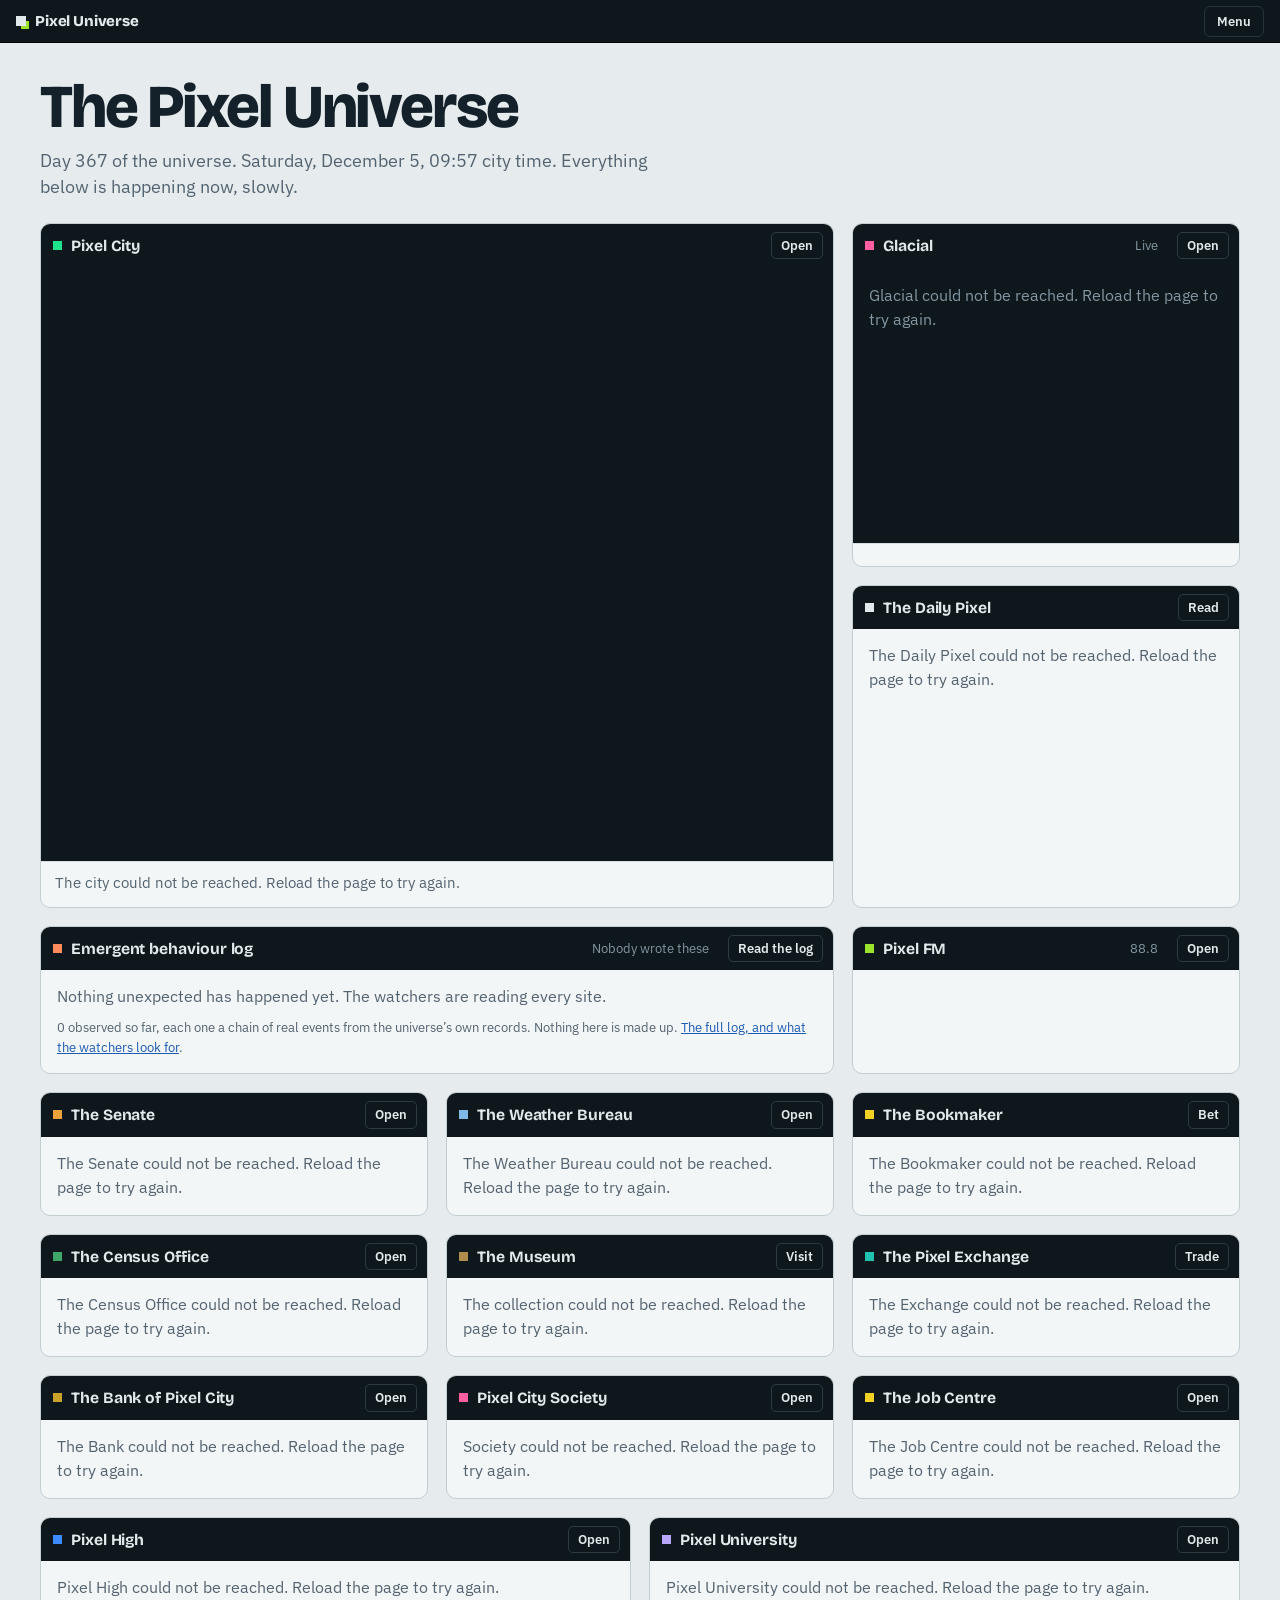
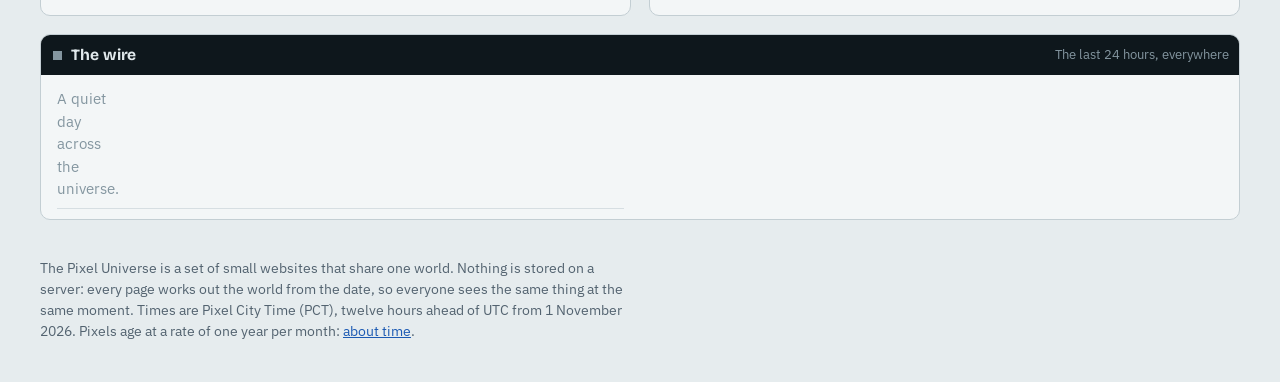
<file: index.html>
<!doctype html>
<html lang="en">
<head>
<meta charset="utf-8">
<meta name="viewport" content="width=device-width, initial-scale=1, viewport-fit=cover">
<title>The Pixel Universe</title>
<meta name="description" content="Everything happening in the Pixel Universe, right now: the race, the city, the Senate, the weather, the news and the radio.">
<meta name="theme-color" content="#0E171C">
<link rel="icon" href="data:image/svg+xml,%3Csvg xmlns=%22http://www.w3.org/2000/svg%22 viewBox=%220 0 9 9%22 shape-rendering=%22crispEdges%22%3E%3Cpath fill=%22%230E171C%22 d=%22M0 0h9v9H0z%22/%3E%3Cpath fill=%22%23E1E9EC%22 d=%22M2 2h4v4H2z%22/%3E%3Cpath fill=%22%239BE22D%22 d=%22M5 5h2v2H5z%22/%3E%3C/svg%3E">
<link rel="preconnect" href="https://fonts.googleapis.com">
<link rel="preconnect" href="https://fonts.gstatic.com" crossorigin>
<link href="https://fonts.googleapis.com/css2?family=Bricolage+Grotesque:opsz,wght@12..96,500;12..96,700;12..96,800&family=IBM+Plex+Sans:ital,wght@0,400;0,500;0,600;1,400&display=swap" rel="stylesheet">
<link rel="stylesheet" href="hub.css">
</head>
<body>
<script src="nav.js" data-site="universe"></script>

<header class="wrap intro">
  <h1>The Pixel Universe</h1>
  <p class="lede" id="lede">A small world that runs by itself, slowly. Everything below is happening now.</p>
</header>

<main class="wrap desk" id="main">
  <section class="win w-city" data-href="https://dvexperiments.github.io/City/" style="--c:#1FE38C" aria-labelledby="t-city">
    <header class="bar"><i aria-hidden="true"></i><h2 id="t-city">Pixel City</h2><span class="live" id="city-live"></span><a class="open" href="https://dvexperiments.github.io/City/">Open</a></header>
    <div class="screen city-screen"><canvas id="city-view" role="img" aria-label="A live view of Pixel City"></canvas><canvas id="city-map" width="160" height="120" hidden aria-hidden="true"></canvas><span class="shield" aria-hidden="true"></span></div>
    <p class="cap" id="city-cap">Lighting the city…</p>
  </section>

  <section class="win w-glacial" data-href="https://dvexperiments.github.io/Glacial/" style="--c:#FF5FA2" aria-labelledby="t-glacial">
    <header class="bar"><i aria-hidden="true"></i><h2 id="t-glacial">Glacial</h2><span class="live">Live</span><a class="open" href="https://dvexperiments.github.io/Glacial/">Open</a></header>
    <div class="screen race" id="race"><p class="dim">Replaying every race so far…</p></div>
    <p class="cap" id="race-cap"></p>
  </section>

  <section class="win w-news" data-href="https://dvexperiments.github.io/DailyPixel/" style="--c:#E1E9EC" aria-labelledby="t-news">
    <header class="bar"><i aria-hidden="true"></i><h2 id="t-news">The Daily Pixel</h2><span class="live" id="news-no"></span><a class="open" href="https://dvexperiments.github.io/DailyPixel/">Read</a></header>
    <div class="body" id="news"><p class="dim">The presses are running…</p></div>
  </section>

  <section class="win w-emerge" data-href="emergence.html" style="--c:#FF8A5C" aria-labelledby="t-emerge">
    <header class="bar"><i aria-hidden="true"></i><h2 id="t-emerge">Emergent behaviour log</h2><span class="live">Nobody wrote these</span><a class="open" href="emergence.html">Read the log</a></header>
    <div class="body" id="emerge"><p class="dim">Reading the record…</p></div>
  </section>

  <section class="win w-radio" style="--c:#9BE22D" aria-labelledby="t-radio">
    <header class="bar"><i aria-hidden="true"></i><h2 id="t-radio">Pixel FM</h2><span class="live">88.8</span><a class="open" href="https://dvexperiments.github.io/PixelFM/">Open</a></header>
    <div id="pfm-dock"></div>
  </section>

  <section class="win w-senate" data-href="https://dvexperiments.github.io/Senate/" style="--c:#E8A33D" aria-labelledby="t-senate">
    <header class="bar"><i aria-hidden="true"></i><h2 id="t-senate">The Senate</h2><span class="live" id="senate-live"></span><a class="open" href="https://dvexperiments.github.io/Senate/">Open</a></header>
    <div class="body" id="senate"></div>
  </section>

  <section class="win w-weather" data-href="https://dvexperiments.github.io/Weather/" style="--c:#7FB8E8" aria-labelledby="t-weather">
    <header class="bar"><i aria-hidden="true"></i><h2 id="t-weather">The Weather Bureau</h2><a class="open" href="https://dvexperiments.github.io/Weather/">Open</a></header>
    <div class="body" id="weather"></div>
  </section>

  <section class="win w-book" data-href="https://dvexperiments.github.io/Bookmaker/" style="--c:#F2D024" aria-labelledby="t-book">
    <header class="bar"><i aria-hidden="true"></i><h2 id="t-book">The Bookmaker</h2><span class="live" id="book-live"></span><a class="open" href="https://dvexperiments.github.io/Bookmaker/">Bet</a></header>
    <div class="body" id="book"></div>
  </section>

  <section class="win w-census" data-href="https://dvexperiments.github.io/City/census.html" style="--c:#3FA66A" aria-labelledby="t-census">
    <header class="bar"><i aria-hidden="true"></i><h2 id="t-census">The Census Office</h2><a class="open" href="https://dvexperiments.github.io/City/census.html">Open</a></header>
    <div class="body" id="census"></div>
  </section>

  <section class="win w-museum" data-href="https://dvexperiments.github.io/Museum/" style="--c:#B08D4C" aria-labelledby="t-museum">
    <header class="bar"><i aria-hidden="true"></i><h2 id="t-museum">The Museum</h2><a class="open" href="https://dvexperiments.github.io/Museum/">Visit</a></header>
    <div class="body" id="museum"></div>
  </section>

  <section class="win w-exchange" data-href="https://dvexperiments.github.io/Exchange/" style="--c:#20C3AF" aria-labelledby="t-exchange">
    <header class="bar"><i aria-hidden="true"></i><h2 id="t-exchange">The Pixel Exchange</h2><a class="open" href="https://dvexperiments.github.io/Exchange/">Trade</a></header>
    <div class="body" id="exchange"></div>
  </section>

  <section class="win w-bank" data-href="https://dvexperiments.github.io/Bank/" style="--c:#C9A227" aria-labelledby="t-bank">
    <header class="bar"><i aria-hidden="true"></i><h2 id="t-bank">The Bank of Pixel City</h2><a class="open" href="https://dvexperiments.github.io/Bank/">Open</a></header>
    <div class="body" id="bank"></div>
  </section>

  <section class="win w-society" data-href="https://dvexperiments.github.io/City/society.html" style="--c:#FF5FA2" aria-labelledby="t-society">
    <header class="bar"><i aria-hidden="true"></i><h2 id="t-society">Pixel City Society</h2><a class="open" href="https://dvexperiments.github.io/City/society.html">Open</a></header>
    <div class="body" id="society"></div>
  </section>

  <section class="win w-jobs" data-href="https://dvexperiments.github.io/JobCentre/" style="--c:#F2D024" aria-labelledby="t-jobs">
    <header class="bar"><i aria-hidden="true"></i><h2 id="t-jobs">The Job Centre</h2><a class="open" href="https://dvexperiments.github.io/JobCentre/">Open</a></header>
    <div class="body" id="jobs"></div>
  </section>

  <section class="win w-school" data-href="https://dvexperiments.github.io/PixelHigh/" style="--c:#3D8BFF" aria-labelledby="t-school">
    <header class="bar"><i aria-hidden="true"></i><h2 id="t-school">Pixel High</h2><a class="open" href="https://dvexperiments.github.io/PixelHigh/">Open</a></header>
    <div class="body" id="school"></div>
  </section>

  <section class="win w-uni" data-href="https://dvexperiments.github.io/University/" style="--c:#B9A6FF" aria-labelledby="t-uni">
    <header class="bar"><i aria-hidden="true"></i><h2 id="t-uni">Pixel University</h2><a class="open" href="https://dvexperiments.github.io/University/">Open</a></header>
    <div class="body" id="uni"></div>
  </section>

  <section class="win w-wire" id="wire" style="--c:#8496A0" aria-labelledby="t-wire">
    <header class="bar"><i aria-hidden="true"></i><h2 id="t-wire">The wire</h2><span class="live">The last 24 hours, everywhere</span></header>
    <ol class="wire" id="wire-list"><li class="dim">Gathering reports…</li></ol>
  </section>
</main>

<footer class="wrap foot">
  <p>The Pixel Universe is a set of small websites that share one world. Nothing is stored on a server: every page works out the world from the date, so everyone sees the same thing at the same moment. Times are Pixel City Time (PCT), twelve hours ahead of UTC from 1 November 2026. Pixels age at a rate of one year per month: <a href="https://dvexperiments.github.io/City/#/time">about time</a>.</p>
</footer>

<!-- the universe, upstream first. Each window copes if its site cannot be reached. -->
<script>window.PixelUniverseOptions = Object.assign(window.PixelUniverseOptions || {}, { senateSkipGlacial: true });</script>
<script src="shared.js"></script>
<script src="https://dvexperiments.github.io/Glacial/js/pixels.js"></script>
<script src="https://dvexperiments.github.io/Glacial/js/sim.js"></script>
<script src="https://dvexperiments.github.io/Glacial/js/league.js"></script>
<script src="https://dvexperiments.github.io/Weather/universe.js"></script>
<script src="https://dvexperiments.github.io/Senate/universe.js"></script>
<script src="https://dvexperiments.github.io/City/universe.js"></script>
<script src="https://dvexperiments.github.io/City/look.js"></script>
<script src="https://dvexperiments.github.io/City/map.js"></script>
<script src="https://dvexperiments.github.io/City/census.js"></script>
<script src="https://dvexperiments.github.io/Exchange/universe.js"></script>
<script src="https://dvexperiments.github.io/City/society.js"></script>
<script src="https://dvexperiments.github.io/City/life.js"></script>
<script src="https://dvexperiments.github.io/PixelHigh/universe.js"></script>
<script src="https://dvexperiments.github.io/Bookmaker/universe.js"></script>
<script src="https://dvexperiments.github.io/DailyPixel/universe.js"></script>
<script src="https://dvexperiments.github.io/PixelFM/universe.js"></script>
<script src="https://dvexperiments.github.io/PixelFM/js/audio.js"></script>
<script src="https://dvexperiments.github.io/PixelFM/js/voice.js"></script>
<script src="https://dvexperiments.github.io/PixelFM/js/widget.js"></script>
<script src="emergence.js"></script>
<script src="hub.js"></script>
</body>
</html>
</file>
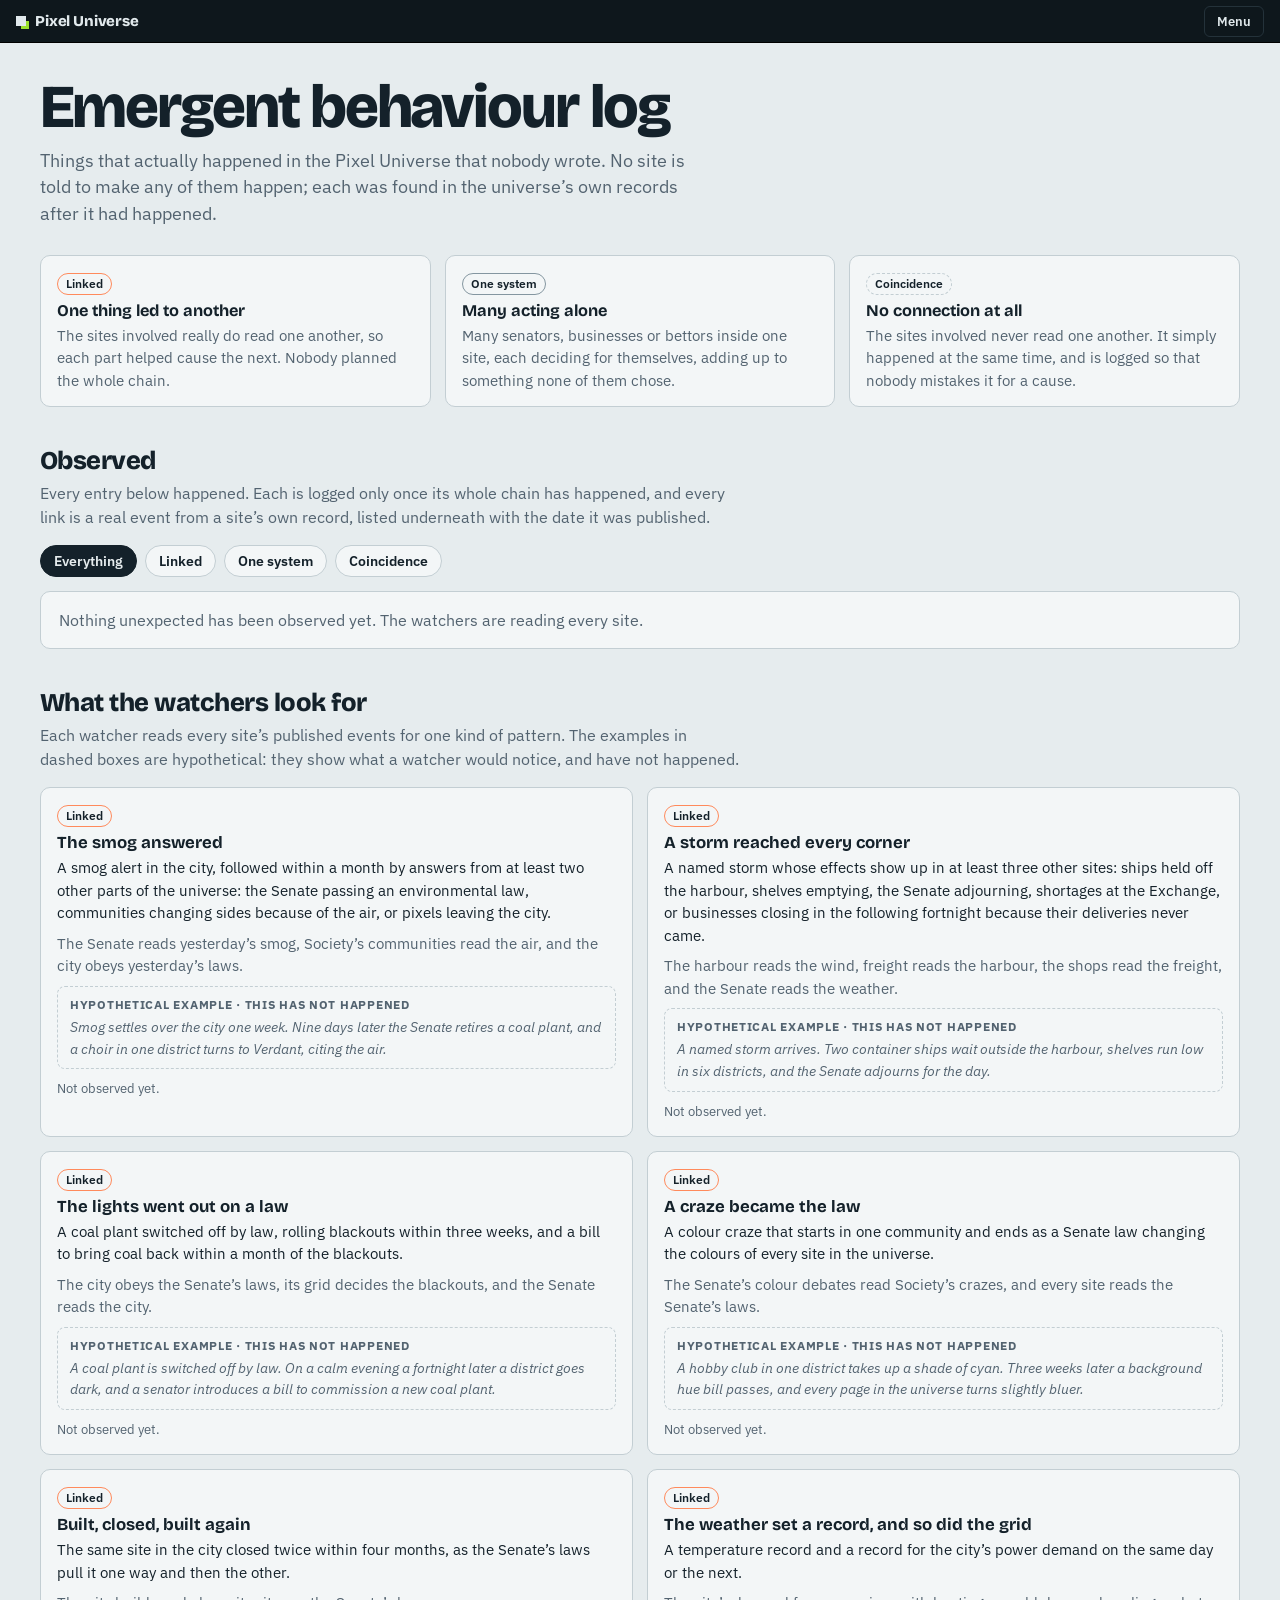
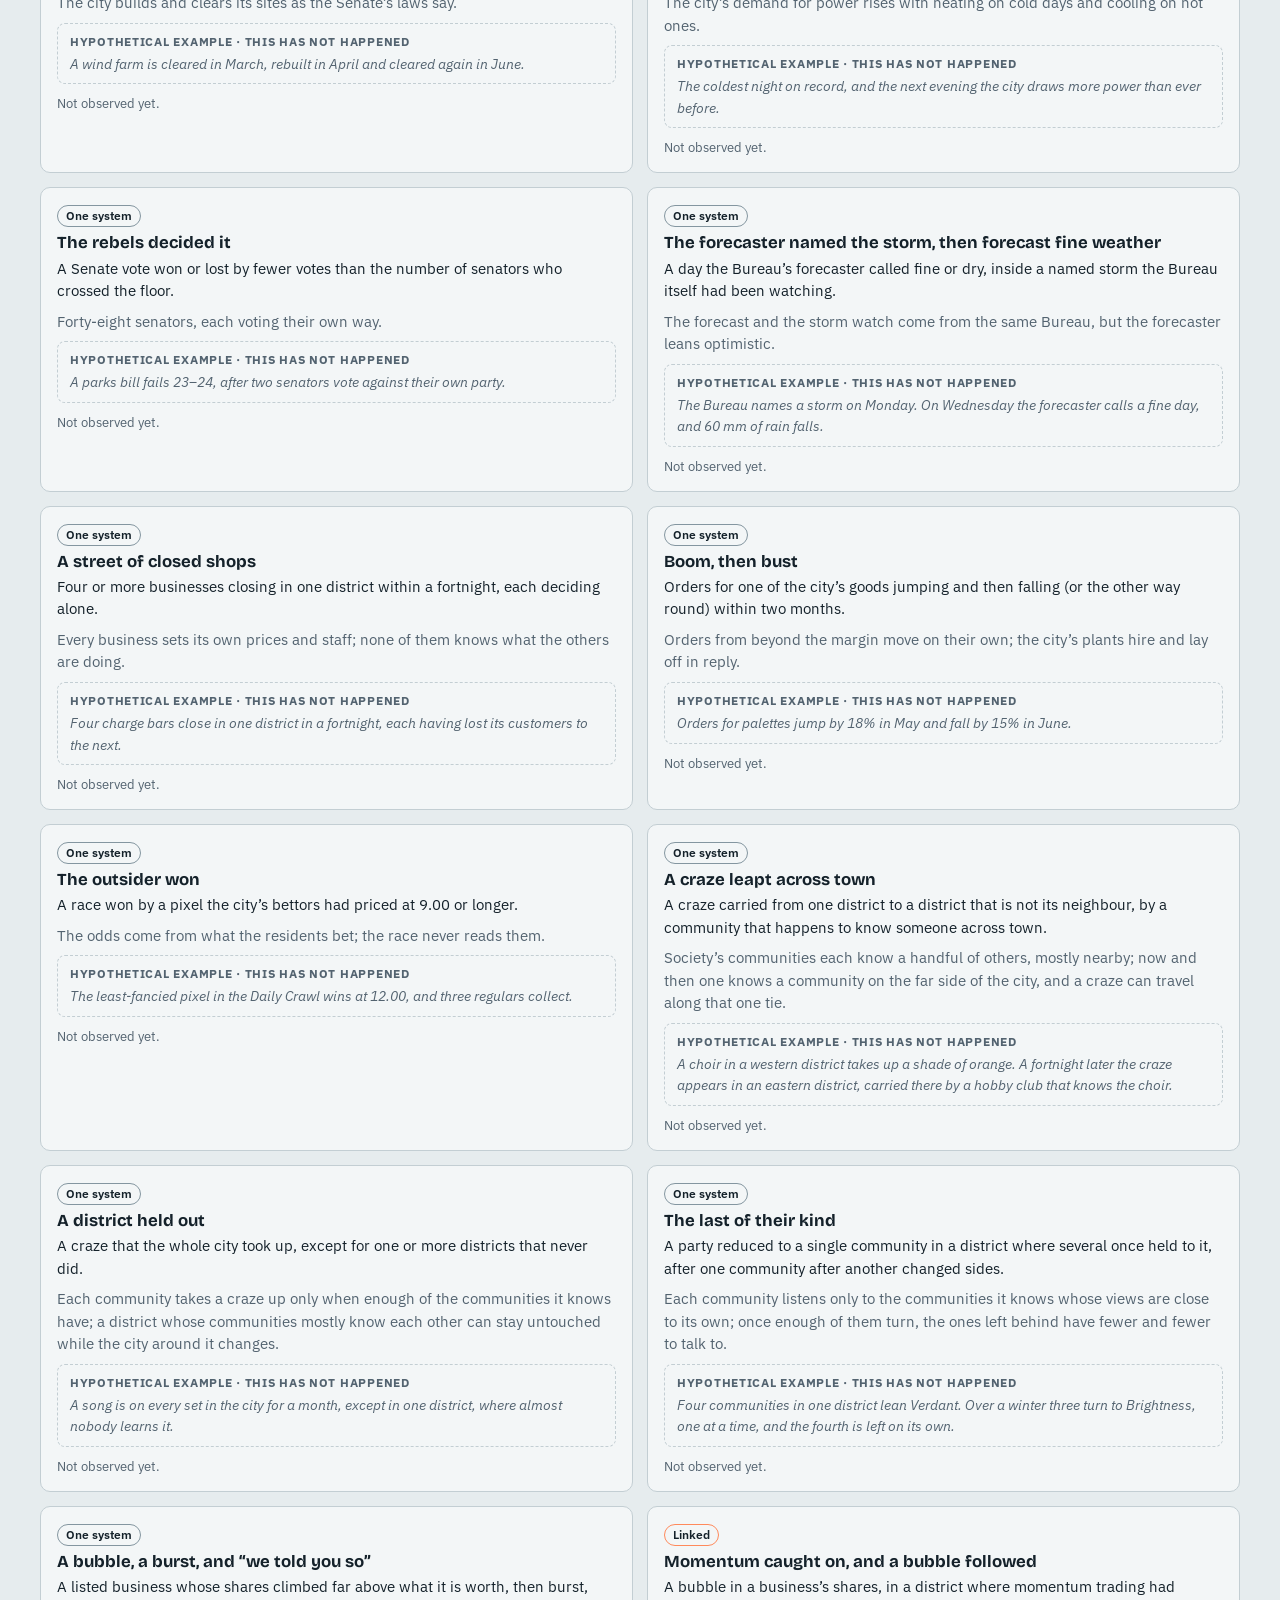
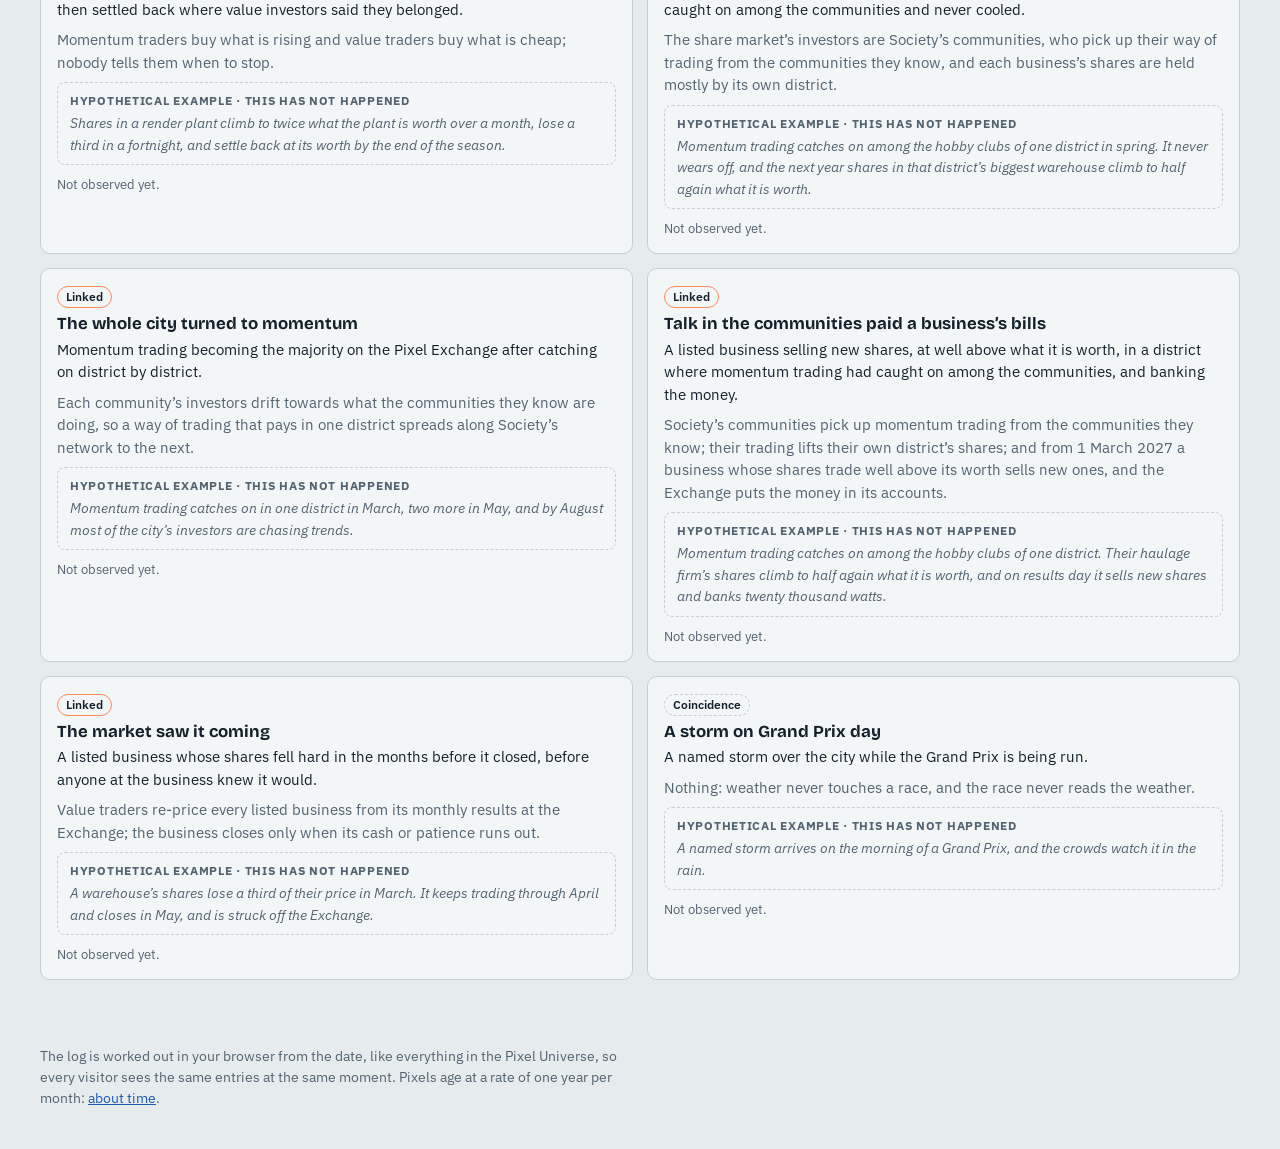
<file: emergence.html>
<!doctype html>
<html lang="en">
<head>
<meta charset="utf-8">
<meta name="viewport" content="width=device-width, initial-scale=1, viewport-fit=cover">
<title>Emergent behaviour log · The Pixel Universe</title>
<meta name="description" content="Things that actually happened in the Pixel Universe that nobody wrote, each traced through the universe's own records.">
<meta name="theme-color" content="#0E171C">
<link rel="icon" href="data:image/svg+xml,%3Csvg xmlns=%22http://www.w3.org/2000/svg%22 viewBox=%220 0 9 9%22 shape-rendering=%22crispEdges%22%3E%3Cpath fill=%22%230E171C%22 d=%22M0 0h9v9H0z%22/%3E%3Cpath fill=%22%23E1E9EC%22 d=%22M2 2h4v4H2z%22/%3E%3Cpath fill=%22%23FF8A5C%22 d=%22M5 5h2v2H5z%22/%3E%3C/svg%3E">
<link rel="preconnect" href="https://fonts.googleapis.com">
<link rel="preconnect" href="https://fonts.gstatic.com" crossorigin>
<link href="https://fonts.googleapis.com/css2?family=Bricolage+Grotesque:opsz,wght@12..96,500;12..96,700;12..96,800&family=IBM+Plex+Sans:ital,wght@0,400;0,500;0,600;1,400&display=swap" rel="stylesheet">
<link rel="stylesheet" href="hub.css">
<style>
  .log-main { padding-bottom: 48px; }
  .travel { background: var(--surface); border-left: 3px solid var(--link); padding: 10px 14px; margin: 0 0 18px; }
  .how { display: grid; grid-template-columns: repeat(3, minmax(0, 1fr)); gap: 14px; margin: 6px 0 26px; }
  .how div { background: var(--surface); border: 1px solid var(--line); border-radius: 10px; padding: 14px 16px; }
  .how h2 { margin: 6px 0 4px; font: 700 1.02rem/1.2 var(--display); }
  .how p { margin: 0; color: var(--muted); font-size: 0.9375rem; }
  .filters { display: flex; flex-wrap: wrap; gap: 8px; margin: 0 0 14px; }
  .filters button { font: 600 0.875rem var(--body); padding: 6px 13px; border-radius: 999px; border: 1px solid var(--line); background: var(--surface); color: var(--ink); cursor: pointer; }
  .filters button[aria-pressed="true"] { background: var(--ink); color: var(--bg); border-color: var(--ink); }
  .entries { list-style: none; margin: 0; padding: 0; display: grid; gap: 14px; }
  .entry { background: var(--surface); border: 1px solid var(--line); border-radius: 10px; padding: 16px 18px; }
  .entry .meta { display: flex; flex-wrap: wrap; align-items: center; gap: 6px 12px; color: var(--muted); font-size: 0.875rem; }
  .entry .observed { color: var(--ink); font-weight: 600; }
  .entry h3 { margin: 6px 0 6px; font: 800 1.3rem/1.2 var(--display); letter-spacing: -0.01em; }
  .entry > p { margin: 0 0 10px; }
  .entry .via { color: var(--muted); font-size: 0.9375rem; }
  .chain { list-style: none; margin: 12px 0 0; padding: 0 0 0 14px; border-left: 2px solid var(--line); }
  .chain li { position: relative; padding: 4px 0 8px 6px; font-size: 0.9375rem; }
  .chain li::before { content: ""; position: absolute; left: -20px; top: 11px; width: 10px; height: 10px; background: var(--c, #8496A0); }
  .chain .src { color: var(--muted); font-size: 0.8125rem; display: block; }
  .watchers { list-style: none; margin: 0; padding: 0; display: grid; grid-template-columns: repeat(2, minmax(0, 1fr)); gap: 14px; }
  .watcher { background: var(--surface); border: 1px solid var(--line); border-radius: 10px; padding: 14px 16px; }
  .watcher h3 { margin: 6px 0 4px; font: 700 1.05rem/1.2 var(--display); }
  .watcher p { margin: 0 0 8px; font-size: 0.9375rem; }
  .watcher .seen { color: var(--muted); font-size: 0.8125rem; }
  .hypo { border: 1.5px dashed var(--line); border-radius: 8px; padding: 9px 12px; margin: 8px 0 6px; color: var(--muted); font-size: 0.9rem; font-style: italic; }
  .hypo b { display: block; font-style: normal; font-size: 0.75rem; letter-spacing: 0.06em; text-transform: uppercase; color: var(--muted); margin-bottom: 2px; }
  h2.section { font: 800 1.6rem/1.1 var(--display); letter-spacing: -0.02em; margin: 40px 0 6px; }
  .section-lede { margin: 0 0 16px; color: var(--muted); max-width: 70ch; }
  @media (max-width: 860px) { .how, .watchers { grid-template-columns: minmax(0, 1fr); } }
</style>
</head>
<body>
<script src="nav.js" data-site="universe"></script>

<header class="wrap intro">
  <h1>Emergent behaviour log</h1>
  <p class="lede">Things that actually happened in the Pixel Universe that nobody wrote. No site is told to make any of them happen; each was found in the universe’s own records after it had happened.</p>
</header>

<main class="wrap log-main" id="main">
  <p class="travel" id="travel" hidden></p>
  <section class="how" aria-label="How the log is kept">
    <div><span class="kind linked">Linked</span><h2>One thing led to another</h2><p>The sites involved really do read one another, so each part helped cause the next. Nobody planned the whole chain.</p></div>
    <div><span class="kind one">One system</span><h2>Many acting alone</h2><p>Many senators, businesses or bettors inside one site, each deciding for themselves, adding up to something none of them chose.</p></div>
    <div><span class="kind coincidence">Coincidence</span><h2>No connection at all</h2><p>The sites involved never read one another. It simply happened at the same time, and is logged so that nobody mistakes it for a cause.</p></div>
  </section>

  <h2 class="section">Observed</h2>
  <p class="section-lede">Every entry below happened. Each is logged only once its whole chain has happened, and every link is a real event from a site’s own record, listed underneath with the date it was published.</p>
  <div class="filters" role="group" aria-label="Show">
    <button type="button" data-k="" aria-pressed="true">Everything</button>
    <button type="button" data-k="linked" aria-pressed="false">Linked</button>
    <button type="button" data-k="one system" aria-pressed="false">One system</button>
    <button type="button" data-k="coincidence" aria-pressed="false">Coincidence</button>
  </div>
  <ol class="entries" id="entries"><li class="entry"><p class="dim" style="color:var(--muted)">Reading the universe’s records, from the first Daily Crawl to now…</p></li></ol>

  <h2 class="section">What the watchers look for</h2>
  <p class="section-lede">Each watcher reads every site’s published events for one kind of pattern. The examples in dashed boxes are hypothetical: they show what a watcher would notice, and have not happened.</p>
  <ul class="watchers" id="watchers"></ul>
</main>

<footer class="wrap foot">
  <p>The log is worked out in your browser from the date, like everything in the Pixel Universe, so every visitor sees the same entries at the same moment. Pixels age at a rate of one year per month: <a href="https://dvexperiments.github.io/City/#/time">about time</a>.</p>
</footer>

<script>window.PixelUniverseOptions = Object.assign(window.PixelUniverseOptions || {}, { senateSkipGlacial: true });</script>
<script src="shared.js"></script>
<script src="https://dvexperiments.github.io/Glacial/js/pixels.js"></script>
<script src="https://dvexperiments.github.io/Glacial/js/sim.js"></script>
<script src="https://dvexperiments.github.io/Glacial/js/league.js"></script>
<script src="https://dvexperiments.github.io/Weather/universe.js"></script>
<script src="https://dvexperiments.github.io/Senate/universe.js"></script>
<script src="https://dvexperiments.github.io/City/universe.js"></script>
<script src="https://dvexperiments.github.io/City/census.js"></script>
<script src="https://dvexperiments.github.io/Exchange/universe.js"></script>
<script src="https://dvexperiments.github.io/City/society.js"></script>
<script src="https://dvexperiments.github.io/Exchange/shares.js"></script>
<script src="https://dvexperiments.github.io/Bookmaker/universe.js"></script>
<script src="emergence.js"></script>
<script src="emergence-page.js"></script>
</body>
</html>
</file>
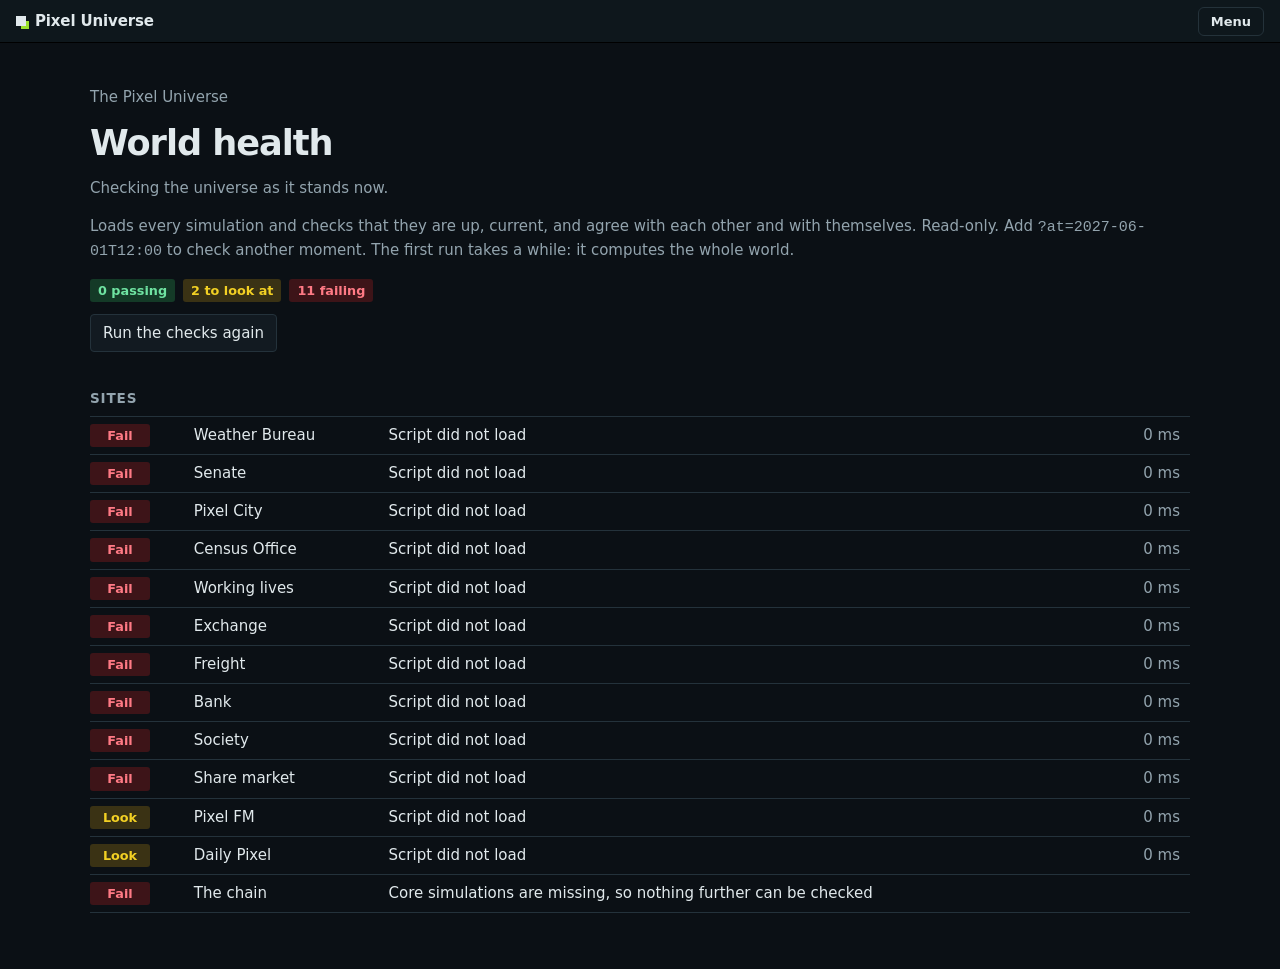
<file: health.html>
<!doctype html>
<html lang="en">
<head>
<meta charset="utf-8">
<meta name="viewport" content="width=device-width, initial-scale=1">
<title>World health – Pixel Universe</title>
<meta name="robots" content="noindex">
<style>
  :root { --bg: #0B1015; --surface: #121A21; --ink: #E1E9EC; --muted: #93A4AE; --line: #24323B; color-scheme: dark; }
  body { margin: 0; background: var(--bg); color: var(--ink); font: 400 15px/1.5 "IBM Plex Sans", system-ui, sans-serif; }
  main { max-width: 1100px; margin: 0 auto; padding: 28px 24px 60px; }
  h1 { font: 800 2.2rem/1.1 "Bricolage Grotesque", system-ui, sans-serif; margin: 10px 0 6px; letter-spacing: -0.03em; }
  p { color: var(--muted); }
  button { font: inherit; color: var(--ink); background: var(--surface); border: 1px solid var(--line); padding: 7px 12px; border-radius: 4px; cursor: pointer; }
  table { width: 100%; border-collapse: collapse; margin-top: 14px; }
  td, th { text-align: left; padding: 7px 10px 7px 0; border-bottom: 1px solid var(--line); vertical-align: top; }
  tr.g th { padding-top: 22px; font-size: 0.85rem; color: var(--muted); text-transform: uppercase; letter-spacing: 0.06em; }
  .n { text-align: right; color: var(--muted); white-space: nowrap; }
  .b { display: inline-block; min-width: 44px; text-align: center; font-weight: 700; font-size: 0.8rem; padding: 2px 8px; border-radius: 3px; }
  .b.ok { background: #143A27; color: #6FE3A2; } .b.warn { background: #3A3214; color: #F2D024; } .b.fail { background: #3D1418; color: #FF7A85; }
  #summary { margin: 12px 0; display: flex; gap: 8px; flex-wrap: wrap; }
</style>
</head>
<body>
<script src="nav.js" data-site="universe"></script>
<main>
  <p>The Pixel Universe</p>
  <h1>World health</h1>
  <p id="when"></p>
  <p>Loads every simulation and checks that they are up, current, and agree with each other and with themselves. Read-only. Add <code>?at=2027-06-01T12:00</code> to check another moment. The first run takes a while: it computes the whole world.</p>
  <div id="summary"></div>
  <button type="button" id="rerun">Run the checks again</button>
  <table><tbody id="checks"><tr><td>Loading the universe…</td></tr></tbody></table>
</main>
<script src="https://dvexperiments.github.io/Glacial/js/pixels.js"></script>
<script src="https://dvexperiments.github.io/Glacial/js/sim.js"></script>
<script src="https://dvexperiments.github.io/Glacial/js/league.js"></script>
<script src="https://dvexperiments.github.io/Weather/universe.js"></script>
<script src="https://dvexperiments.github.io/Senate/universe.js"></script>
<script src="https://dvexperiments.github.io/City/universe.js"></script>
<script src="https://dvexperiments.github.io/City/census.js"></script>
<script src="https://dvexperiments.github.io/Exchange/universe.js"></script>
<script src="https://dvexperiments.github.io/City/society.js"></script>
<script src="https://dvexperiments.github.io/Exchange/shares.js"></script>
<script src="https://dvexperiments.github.io/PixelFM/universe.js"></script>
<script src="https://dvexperiments.github.io/DailyPixel/universe.js"></script>
<script src="health.js"></script>
</body>
</html>
</file>
<file: hub.css>
/* The Pixel Universe hub. Glacial's tokens, so the Senate's laws restyle the hub too. */
:root {
  --bg: #E6ECEE; --surface: #F3F6F7; --ink: #14212A; --muted: #536370; --line: #C3CED3; --line-soft: #D6DEE2;
  --link: #1C5AB3; --screen: #0E171C; --bezel: #1E2A31; --win: #14212A; --focus: #1C5AB3;
  --display: "Bricolage Grotesque", "Arial Narrow", system-ui, sans-serif;
  --body: "IBM Plex Sans", system-ui, -apple-system, "Segoe UI", sans-serif;
  --wrap: 1240px;
  --chrome: #0E171C; --chrome-ink: #E1E9EC; --chrome-muted: #8496A0;
  color-scheme: light;
  box-sizing: border-box;
  padding-bottom: env(safe-area-inset-bottom, 0px);
}
@media (prefers-color-scheme: dark) {
  :root {
    --bg: #10181D; --surface: #162128; --ink: #E1E9EC; --muted: #93A4AE; --line: #2C3A42; --line-soft: #202C33;
    --link: #82B6FF; --screen: #0A1115; --bezel: #24323A; --win: #E1E9EC; --focus: #82B6FF;
    --chrome: #0A1115;
    color-scheme: dark;
  }
}
*, *::before, *::after { box-sizing: inherit; }
body { margin: 0; background: var(--bg); color: var(--ink); font: 16px/1.5 var(--body); -webkit-font-smoothing: antialiased; }
a { color: var(--link); }
:focus-visible { outline: 3px solid var(--focus); outline-offset: 2px; }
.wrap { max-width: var(--wrap); margin: 0 auto; padding: 0 20px; }
.dim { color: var(--chrome-muted); margin: 0; }
.body .dim { color: var(--muted); }

.intro { padding-top: 34px; padding-bottom: 22px; }
.intro h1 { font: 800 clamp(2.2rem, 5.5vw, 3.8rem)/1 var(--display); letter-spacing: -0.035em; margin: 0 0 10px; }
.lede { margin: 0; color: var(--muted); font-size: 1.1rem; max-width: 60ch; font-variant-numeric: tabular-nums; }

/* ------------------------------------------------ the desk */
.desk { display: grid; grid-template-columns: repeat(12, minmax(0, 1fr)); gap: 18px; padding-bottom: 20px; }
.w-city { grid-column: 1 / 9; grid-row: span 2; }
.w-glacial, .w-news { grid-column: 9 / 13; }
.w-emerge { grid-column: 1 / 9; } .w-radio { grid-column: 9 / 13; }
.w-senate { grid-column: 1 / 5; } .w-weather { grid-column: 5 / 9; } .w-book { grid-column: 9 / 13; }
.w-census { grid-column: 1 / 5; } .w-museum { grid-column: 5 / 9; } .w-exchange { grid-column: 9 / 13; }
.w-bank { grid-column: 1 / 5; } .w-society { grid-column: 5 / 9; } .w-jobs { grid-column: 9 / 13; }
.w-school { grid-column: 1 / 7; } .w-uni { grid-column: 7 / 13; }
.w-wire { grid-column: 1 / 13; }
@media (max-width: 1100px) {
  .desk { grid-template-columns: repeat(2, minmax(0, 1fr)); }
  .desk > .win { grid-column: auto; grid-row: auto; }
  .w-city, .w-wire, .w-emerge { grid-column: 1 / -1 !important; }
}
@media (max-width: 680px) { .desk { grid-template-columns: minmax(0, 1fr); } .desk > .win { grid-column: 1 / -1 !important; } }

/* ------------------------------------------------ a window */
.win { background: var(--surface); border: 1px solid var(--line); border-radius: 10px; overflow: hidden; display: flex; flex-direction: column; min-width: 0; }
.win[data-href] { cursor: pointer; transition: box-shadow 0.15s ease, transform 0.15s ease; }
.win[data-href]:hover { box-shadow: 0 10px 26px rgba(20, 33, 42, 0.16); transform: translateY(-1px); }
@media (prefers-reduced-motion: reduce) { .win[data-href] { transition: none; } .win[data-href]:hover { transform: none; } }
.bar { display: flex; align-items: center; gap: 9px; background: var(--chrome); color: var(--chrome-ink); padding: 8px 10px 8px 12px; min-height: 40px; }
.bar i { width: 9px; height: 9px; background: var(--c); flex: none; }
.bar h2 { margin: 0; font: 700 0.98rem/1.1 var(--display); letter-spacing: -0.005em; white-space: nowrap; }
.bar .live { margin-left: auto; color: var(--chrome-muted); font-size: 0.8125rem; white-space: nowrap; overflow: hidden; text-overflow: ellipsis; font-variant-numeric: tabular-nums; }
.bar .open { margin-left: 10px; color: var(--chrome-ink); font-size: 0.8125rem; font-weight: 600; text-decoration: none; border: 1px solid #2C3A42; border-radius: 5px; padding: 3px 9px; }
.bar .live + .open { margin-left: 10px; }
.bar h2 + .open { margin-left: auto; }
.bar .open:hover { background: #1E2A31; }
.body { padding: 14px 16px 16px; flex: 1; }
.cap { margin: 0; padding: 10px 14px 12px; font-size: 0.9375rem; color: var(--muted); border-top: 1px solid var(--line-soft); }
.cap b { color: var(--ink); font-weight: 600; }

.screen { background: var(--screen); flex: 1; }
/* City's own renderer draws into #city-view; the shield keeps it a view (no drag, no wheel) so the window opens City */
.city-screen { position: relative; aspect-ratio: 4 / 3; flex: 1 0 auto; }
#city-view { position: absolute; inset: 0; display: block; width: 100%; height: 100%; }
#city-map { display: block; width: 100%; height: auto; aspect-ratio: 4 / 3; image-rendering: pixelated; image-rendering: crisp-edges; }
.shield { position: absolute; inset: 0; }

/* the race */
.race { padding: 16px 16px 12px; color: var(--chrome-ink); }
.race h3 { margin: 0 0 2px; font: 700 1.15rem var(--display); }
.race .sub { margin: 0 0 14px; color: var(--chrome-muted); font-size: 0.875rem; }
.lane { display: grid; grid-template-columns: 6.5rem minmax(0, 1fr) 3rem; gap: 10px; align-items: center; padding: 5px 0; font-size: 0.875rem; }
.lane .track { position: relative; height: 8px; background: #1E2A31; }
.lane .track span { position: absolute; top: 0; width: 8px; height: 8px; margin-left: -8px; box-shadow: 0 0 8px currentColor; }
.lane .pct { text-align: right; color: var(--chrome-muted); font-variant-numeric: tabular-nums; }
.lane .nm { white-space: nowrap; overflow: hidden; text-overflow: ellipsis; }
.lane .nm small { display: block; color: var(--chrome-muted); font-size: 0.75rem; }

/* text windows */
.big { font: 800 2.3rem/1 var(--display); letter-spacing: -0.02em; margin: 0 0 4px; font-variant-numeric: tabular-nums; }
.head { font: 700 1.3rem/1.15 var(--display); margin: 0 0 8px; text-wrap: balance; }
.p { margin: 0 0 10px; }
.mini { list-style: none; margin: 10px 0 0; padding: 0; font-size: 0.9375rem; }
.mini li { padding: 7px 0; border-top: 1px solid var(--line-soft); }
.mini li small { color: var(--muted); }
.muted { color: var(--muted); }
.compbar { display: flex; height: 12px; background: var(--line-soft); margin: 10px 0 6px; }
.compbar i { display: block; height: 100%; }
.key { display: flex; gap: 12px; flex-wrap: wrap; color: var(--muted); font-size: 0.8125rem; margin: 0; }
.key span::before { content: ""; display: inline-block; width: 0.7em; height: 0.7em; margin-right: 0.35em; background: var(--c); vertical-align: -0.02em; }
.odds { width: 100%; border-collapse: collapse; font-variant-numeric: tabular-nums; }
.odds td { padding: 6px 0; border-top: 1px solid var(--line-soft); }
.odds td:last-child { text-align: right; font: 800 1.2rem var(--display); }
.chip { display: inline-block; width: 0.7em; height: 0.7em; margin-right: 0.45em; background: var(--c); vertical-align: -0.02em; box-shadow: 0 0 0 1px rgba(20, 33, 42, 0.18); }
.person { display: flex; gap: 12px; align-items: flex-start; margin-top: 12px; }
.person .sq { flex: none; width: 44px; height: 44px; background: var(--screen); display: grid; place-items: center; border-radius: 6px; }
.person .sq i { width: 12px; height: 12px; background: var(--c); box-shadow: 0 0 10px var(--c); }
.person q { display: block; color: var(--muted); font-size: 0.9375rem; margin-top: 2px; }

/* the emergent behaviour log */
.emerge { list-style: none; margin: 0; padding: 0; }
.emerge li { padding: 9px 0; border-bottom: 1px solid var(--line-soft); }
.emerge li:last-child { border-bottom: 0; }
.emerge .meta { display: flex; flex-wrap: wrap; align-items: center; gap: 4px 10px; color: var(--muted); font-size: 0.8125rem; }
.emerge h3 { margin: 3px 0 2px; font: 700 1rem/1.25 var(--display); }
.emerge p { margin: 0; font-size: 0.9375rem; color: var(--muted); }
.kind { display: inline-block; padding: 1px 8px; border-radius: 999px; border: 1px solid var(--line); font-size: 0.75rem; font-weight: 600; color: var(--ink); white-space: nowrap; }
.kind.linked { border-color: #FF8A5C; } .kind.one { border-color: #8496A0; } .kind.coincidence { border-style: dashed; }
.emerge-foot { margin: 10px 0 0; font-size: 0.8125rem; color: var(--muted); }

/* the wire */
.wire { list-style: none; margin: 0; padding: 6px 16px 10px; columns: 2 30rem; column-gap: 32px; }
.wire li { break-inside: avoid; display: grid; grid-template-columns: 3.4rem 1fr; gap: 10px; padding: 7px 0; border-bottom: 1px solid var(--line-soft); font-size: 0.9375rem; }
.wire time { color: var(--muted); font-variant-numeric: tabular-nums; }
.wire .src { display: block; color: var(--muted); font-size: 0.8125rem; }
.wire .src::before { content: ""; display: inline-block; width: 0.6em; height: 0.6em; margin-right: 0.4em; background: var(--c); vertical-align: 0.02em; }
.wire li.big-news { font-weight: 600; }

.foot { padding-top: 18px; padding-bottom: 40px; color: var(--muted); font-size: 0.875rem; }
.foot p { margin: 0; max-width: 75ch; }

.fadrow { display: flex; align-items: center; gap: 8px; margin: 4px 0; }
.fadrow .sw { width: 12px; height: 12px; flex: none; background: var(--c); box-shadow: inset 0 0 0 1px rgba(0,0,0,0.25); }
.fadrow b { font-weight: 600; } .fadrow span:last-child { margin-left: auto; color: var(--muted); }
</file>
